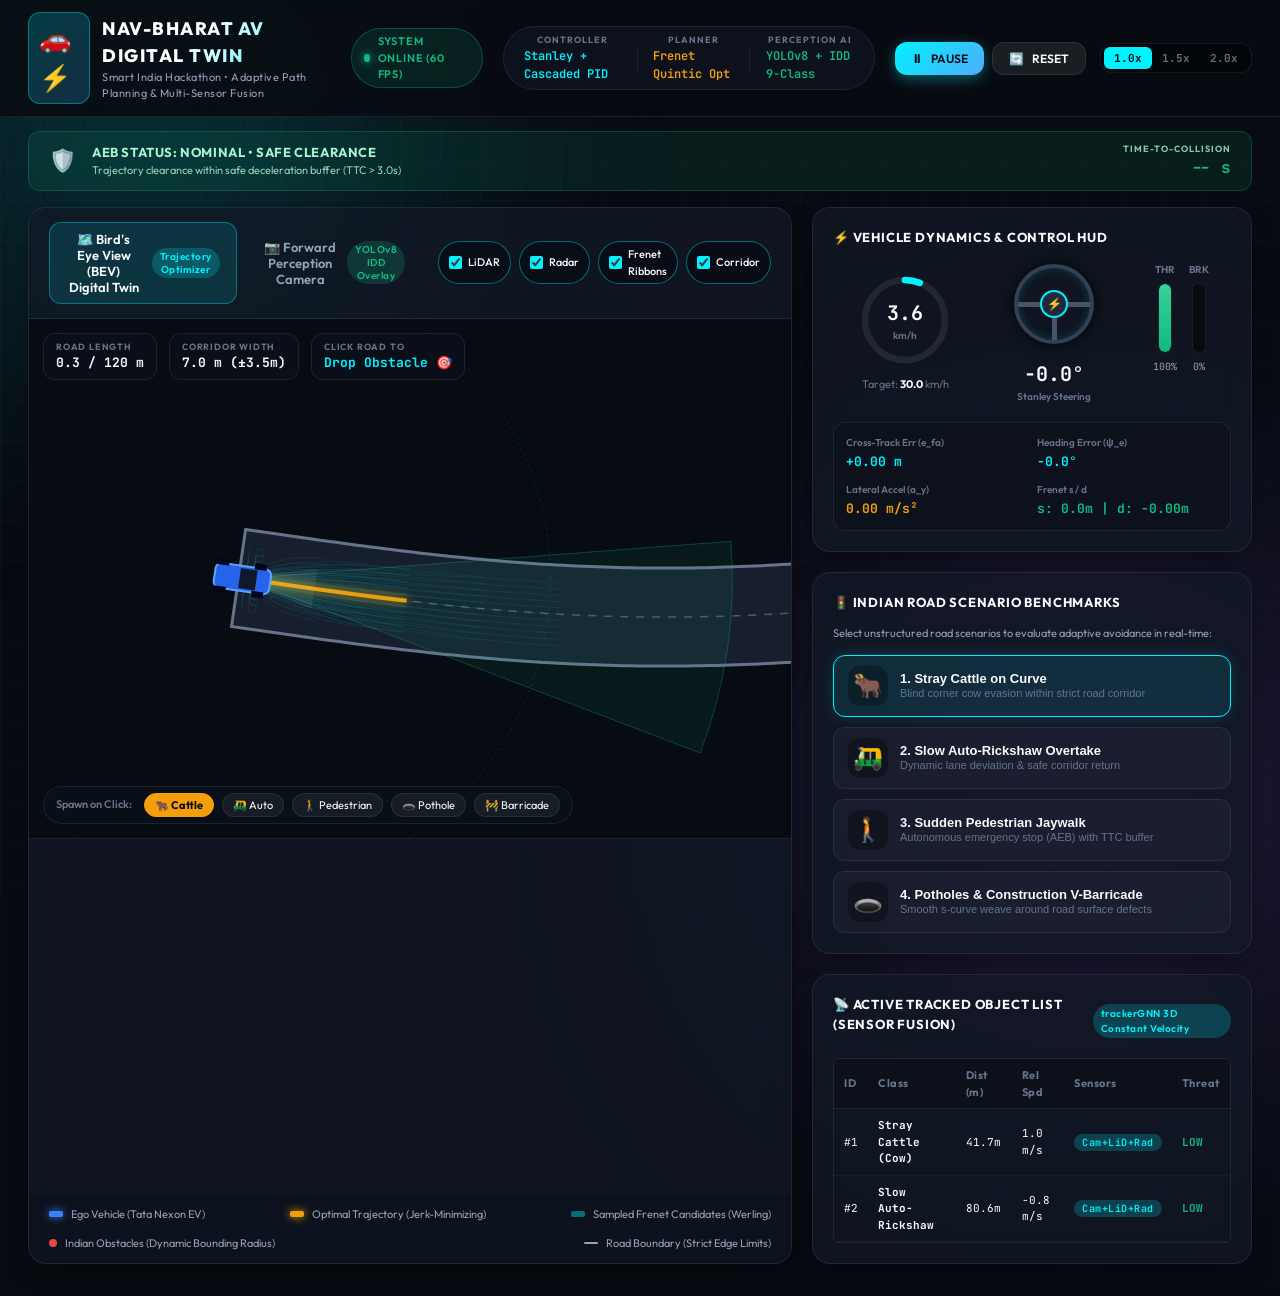
<file: legacy_prototypes/web_app/index.html>
<!DOCTYPE html>
<html lang="en">
<head>
  <meta charset="UTF-8">
  <meta name="viewport" content="width=device-width, initial-scale=1.0">
  <title>SIH AV Mission Control & Digital Twin | Unstructured Indian Road Navigation</title>
  <meta name="description" content="Adaptive Path Planning and Perception Mission Control Dashboard for Autonomous Driving in Unstructured Indian Road Conditions (SIH).">
  <link rel="preconnect" href="https://fonts.googleapis.com">
  <link rel="preconnect" href="https://fonts.gstatic.com" crossorigin>
  <link href="https://fonts.googleapis.com/css2?family=Outfit:wght@300;400;500;600;700;800&family=JetBrains+Mono:wght@400;500;700&display=swap" rel="stylesheet">
  <link rel="stylesheet" href="style.css">
</head>
<body>
  <!-- Background Glow & Grid -->
  <div class="cyber-grid"></div>
  <div class="glow-orb orb-1"></div>
  <div class="glow-orb orb-2"></div>

  <!-- Header Banner -->
  <header class="app-header">
    <div class="header-left">
      <div class="logo-badge">
        <span class="logo-icon">🚗⚡</span>
        <div class="logo-text">
          <h1>NAV-BHARAT AV DIGITAL TWIN</h1>
          <p class="subtitle">Smart India Hackathon • Adaptive Path Planning & Multi-Sensor Fusion</p>
        </div>
      </div>
      <div class="status-pill status-live">
        <span class="live-dot"></span>
        <span>SYSTEM ONLINE (60 FPS)</span>
      </div>
    </div>

    <div class="header-center">
      <div class="quick-metric">
        <span class="metric-label">CONTROLLER</span>
        <span class="metric-val text-cyan">Stanley + Cascaded PID</span>
      </div>
      <div class="metric-divider"></div>
      <div class="quick-metric">
        <span class="metric-label">PLANNER</span>
        <span class="metric-val text-amber">Frenet Quintic Opt</span>
      </div>
      <div class="metric-divider"></div>
      <div class="quick-metric">
        <span class="metric-label">PERCEPTION AI</span>
        <span class="metric-val text-emerald">YOLOv8 + IDD 9-Class</span>
      </div>
    </div>

    <div class="header-right">
      <div class="playback-controls">
        <button id="btn-play-pause" class="btn btn-primary" title="Play or Pause Simulation">
          <span id="play-pause-icon">⏸</span> <span id="play-pause-text">PAUSE</span>
        </button>
        <button id="btn-reset" class="btn btn-secondary" title="Reset Simulation">
          <span>🔄</span> <span>RESET</span>
        </button>
      </div>
      <div class="speed-toggle">
        <button class="btn-speed active" data-speed="1.0">1.0x</button>
        <button class="btn-speed" data-speed="1.5">1.5x</button>
        <button class="btn-speed" data-speed="2.0">2.0x</button>
      </div>
    </div>
  </header>

  <!-- Emergency Braking (AEB) Master Banner -->
  <div id="aeb-alert-banner" class="aeb-banner aeb-safe">
    <div class="aeb-icon">🛡️</div>
    <div class="aeb-message">
      <strong id="aeb-status-text">AEB STATUS: NOMINAL • SAFE CLEARANCE</strong>
      <span id="aeb-subtext">Trajectory clearance within safe deceleration buffer (TTC > 3.0s)</span>
    </div>
    <div class="aeb-ttc">
      <span class="ttc-label">TIME-TO-COLLISION</span>
      <span id="aeb-ttc-val" class="ttc-val">-- s</span>
    </div>
  </div>

  <!-- Main Grid Layout -->
  <main class="dashboard-grid">
    <!-- LEFT PANEL: DUAL VIEWPORTS (BEV Digital Twin & Camera Perception) -->
    <section class="viewport-section glass-card">
      <div class="viewport-header">
        <div class="tab-group">
          <button id="tab-bev" class="tab-btn active" data-tab="bev-view">
            <span>🗺️ Bird's Eye View (BEV) Digital Twin</span>
            <span class="badge badge-accent">Trajectory Optimizer</span>
          </button>
          <button id="tab-camera" class="tab-btn" data-tab="camera-view">
            <span>📷 Forward Perception Camera</span>
            <span class="badge badge-ai">YOLOv8 IDD Overlay</span>
          </button>
        </div>

        <div class="viewport-actions">
          <div class="sensor-toggles">
            <label class="toggle-pill" title="Toggle LiDAR 360 Scan">
              <input type="checkbox" id="toggle-lidar" checked>
              <span>LiDAR</span>
            </label>
            <label class="toggle-pill" title="Toggle Radar Cones">
              <input type="checkbox" id="toggle-radar" checked>
              <span>Radar</span>
            </label>
            <label class="toggle-pill" title="Toggle Frenet Candidate Ribbons">
              <input type="checkbox" id="toggle-candidates" checked>
              <span>Frenet Ribbons</span>
            </label>
            <label class="toggle-pill" title="Toggle Road Boundary Bounds">
              <input type="checkbox" id="toggle-boundaries" checked>
              <span>Corridor</span>
            </label>
          </div>
        </div>
      </div>

      <!-- VIEWPORT 1: BEV CANVAS -->
      <div id="bev-view" class="tab-content active">
        <div class="canvas-container">
          <canvas id="bev-canvas"></canvas>
          <div class="bev-overlay-hud">
            <div class="hud-item">
              <span class="hud-label">ROAD LENGTH</span>
              <span class="hud-value" id="hud-road-progress">0.0 / 120 m</span>
            </div>
            <div class="hud-item">
              <span class="hud-label">CORRIDOR WIDTH</span>
              <span class="hud-value">7.0 m (±3.5m)</span>
            </div>
            <div class="hud-item">
              <span class="hud-label">CLICK ROAD TO</span>
              <span class="hud-value text-accent">Drop Obstacle 🎯</span>
            </div>
          </div>

          <!-- Interactive Obstacle Spawn Tool -->
          <div class="canvas-toolbar">
            <span class="toolbar-label">Spawn on Click:</span>
            <button class="tool-btn active" data-tool="cow" title="Spawn Stray Cattle">🐂 Cattle</button>
            <button class="tool-btn" data-tool="rickshaw" title="Spawn Auto-Rickshaw">🛺 Auto</button>
            <button class="tool-btn" data-tool="pedestrian" title="Spawn Pedestrian">🚶 Pedestrian</button>
            <button class="tool-btn" data-tool="pothole" title="Spawn Pothole Hazard">🕳️ Pothole</button>
            <button class="tool-btn" data-tool="barricade" title="Spawn V-Barricade">🚧 Barricade</button>
          </div>
        </div>
      </div>

      <!-- VIEWPORT 2: FORWARD CAMERA PERCEPTION VIEW -->
      <div id="camera-view" class="tab-content">
        <div class="camera-container">
          <canvas id="camera-canvas"></canvas>
          <div class="camera-ai-hud">
            <div class="ai-chip">
              <span class="ai-dot"></span>
              <span>MODEL: YOLOv8-IDD (ONNX FP16)</span>
            </div>
            <div class="ai-chip">
              <span>LATENCY: 14.8 ms (67 FPS)</span>
            </div>
            <div class="ai-chip">
              <span>DRIVABLE SEGMENTATION: ACTIVE</span>
            </div>
          </div>
          <div class="camera-source-selector">
            <label>Input Feed:</label>
            <select id="camera-feed-select" class="dropdown-select">
              <option value="simulated">Simulated Indian Traffic Corridor (Live AI Sync)</option>
              <option value="webcam">Live Laptop Webcam Feed</option>
              <option value="market">Urban Market / Rickshaw Rush Hour</option>
              <option value="rural">Village Road with Stray Cattle</option>
            </select>
          </div>
        </div>
      </div>

      <!-- Trajectory & Frenet Candidate Legend -->
      <div class="viewport-footer">
        <div class="legend-item">
          <span class="legend-color legend-ego"></span>
          <span>Ego Vehicle (Tata Nexon EV)</span>
        </div>
        <div class="legend-item">
          <span class="legend-color legend-optimal"></span>
          <span>Optimal Trajectory (Jerk-Minimizing)</span>
        </div>
        <div class="legend-item">
          <span class="legend-color legend-candidates"></span>
          <span>Sampled Frenet Candidates (Werling)</span>
        </div>
        <div class="legend-item">
          <span class="legend-color legend-obstacles"></span>
          <span>Indian Obstacles (Dynamic Bounding Radius)</span>
        </div>
        <div class="legend-item">
          <span class="legend-color legend-boundary"></span>
          <span>Road Boundary (Strict Edge Limits)</span>
        </div>
      </div>
    </section>

    <!-- RIGHT PANEL: COCKPIT TELEMETRY, SCENARIO MANAGER & SENSOR FUSION -->
    <aside class="telemetry-panel">
      <!-- 1. DRIVER COCKPIT GAUGES -->
      <div class="cockpit-card glass-card">
        <h3 class="panel-title">
          <span>⚡ VEHICLE DYNAMICS & CONTROL HUD</span>
        </h3>
        
        <div class="gauges-row">
          <!-- Speedometer -->
          <div class="gauge-box">
            <div class="radial-gauge" id="speed-radial">
              <svg viewBox="0 0 120 120" class="gauge-svg">
                <circle cx="60" cy="60" r="48" class="gauge-track"></circle>
                <circle cx="60" cy="60" r="48" class="gauge-fill" id="speed-arc"></circle>
              </svg>
              <div class="gauge-center">
                <span class="gauge-val" id="val-speed">0.0</span>
                <span class="gauge-unit">km/h</span>
              </div>
            </div>
            <span class="gauge-caption">Target: <strong id="val-target-speed">30.0</strong> km/h</span>
          </div>

          <!-- Steering Wheel Indicator -->
          <div class="gauge-box">
            <div class="steering-wheel-wrapper">
              <div class="steering-wheel-disc" id="steering-wheel">
                <div class="steering-rim"></div>
                <div class="steering-spoke horizontal"></div>
                <div class="steering-spoke vertical"></div>
                <div class="steering-hub">⚡</div>
              </div>
            </div>
            <div class="steering-caption">
              <span class="gauge-val" id="val-steer">0.0°</span>
              <span class="gauge-unit">Stanley Steering</span>
            </div>
          </div>

          <!-- Throttle / Brake Pedals -->
          <div class="pedals-box">
            <div class="pedal-bar-wrap">
              <span class="pedal-tag">THR</span>
              <div class="pedal-track">
                <div class="pedal-fill throttle-fill" id="throttle-fill"></div>
              </div>
              <span class="pedal-pct" id="throttle-pct">0%</span>
            </div>
            <div class="pedal-bar-wrap">
              <span class="pedal-tag">BRK</span>
              <div class="pedal-track">
                <div class="pedal-fill brake-fill" id="brake-fill"></div>
              </div>
              <span class="pedal-pct" id="brake-pct">0%</span>
            </div>
          </div>
        </div>

        <!-- Telemetry Data Grid -->
        <div class="telemetry-stats-grid">
          <div class="stat-cell">
            <span class="stat-label">Cross-Track Err (e_fa)</span>
            <span class="stat-value text-cyan" id="stat-cte">0.00 m</span>
          </div>
          <div class="stat-cell">
            <span class="stat-label">Heading Error (ψ_e)</span>
            <span class="stat-value text-cyan" id="stat-yaw-err">0.0°</span>
          </div>
          <div class="stat-cell">
            <span class="stat-label">Lateral Accel (a_y)</span>
            <span class="stat-value text-amber" id="stat-lat-accel">0.02 m/s²</span>
          </div>
          <div class="stat-cell">
            <span class="stat-label">Frenet s / d</span>
            <span class="stat-value text-emerald" id="stat-frenet">s: 0.0m | d: 0.0m</span>
          </div>
        </div>
      </div>

      <!-- 2. SCENARIO SELECTOR (INDIAN ROAD BENCHMARKS) -->
      <div class="scenario-card glass-card">
        <h3 class="panel-title">
          <span>🚦 INDIAN ROAD SCENARIO BENCHMARKS</span>
        </h3>
        <p class="scenario-hint">Select unstructured road scenarios to evaluate adaptive avoidance in real-time:</p>
        
        <div class="scenario-grid">
          <button class="scenario-btn active" data-scenario="cattle">
            <div class="scenario-icon">🐂</div>
            <div class="scenario-info">
              <strong>1. Stray Cattle on Curve</strong>
              <span>Blind corner cow evasion within strict road corridor</span>
            </div>
          </button>

          <button class="scenario-btn" data-scenario="rickshaw">
            <div class="scenario-icon">🛺</div>
            <div class="scenario-info">
              <strong>2. Slow Auto-Rickshaw Overtake</strong>
              <span>Dynamic lane deviation & safe corridor return</span>
            </div>
          </button>

          <button class="scenario-btn" data-scenario="pedestrian">
            <div class="scenario-icon">🚶</div>
            <div class="scenario-info">
              <strong>3. Sudden Pedestrian Jaywalk</strong>
              <span>Autonomous emergency stop (AEB) with TTC buffer</span>
            </div>
          </button>

          <button class="scenario-btn" data-scenario="potholes">
            <div class="scenario-icon">🕳️</div>
            <div class="scenario-info">
              <strong>4. Potholes & Construction V-Barricade</strong>
              <span>Smooth s-curve weave around road surface defects</span>
            </div>
          </button>
        </div>
      </div>

      <!-- 3. MULTI-SENSOR FUSION TRACK TABLE -->
      <div class="fusion-card glass-card">
        <div class="fusion-header">
          <h3 class="panel-title">
            <span>📡 ACTIVE TRACKED OBJECT LIST (SENSOR FUSION)</span>
          </h3>
          <span class="tracker-type badge badge-accent">trackerGNN 3D Constant Velocity</span>
        </div>
        
        <div class="table-container">
          <table class="fusion-table">
            <thead>
              <tr>
                <th>ID</th>
                <th>Class</th>
                <th>Dist (m)</th>
                <th>Rel Spd</th>
                <th>Sensors</th>
                <th>Threat</th>
              </tr>
            </thead>
            <tbody id="fusion-table-body">
              <!-- Dynamically populated via app.js -->
            </tbody>
          </table>
        </div>
      </div>
    </aside>
  </main>

  <!-- Script Modules -->
  <script src="app.js"></script>
</body>
</html>
</file>
<file: legacy_prototypes/web_app/style.css>
/* =============================================================
   NAV-BHARAT AV DIGITAL TWIN & MISSION CONTROL STYLESHEET
   Cyber-Automotive Glassmorphic Aesthetic
   ============================================================= */

:root {
  --bg-deep: #080b11;
  --bg-card: rgba(18, 24, 38, 0.75);
  --bg-card-hover: rgba(28, 36, 56, 0.85);
  --border-subtle: rgba(255, 255, 255, 0.08);
  --border-glow: rgba(0, 242, 254, 0.35);

  --accent-cyan: #00f2fe;
  --accent-blue: #4facfe;
  --accent-amber: #f59e0b;
  --accent-emerald: #10b981;
  --accent-red: #ef4444;
  --accent-purple: #8b5cf6;

  --text-primary: #f8fafc;
  --text-secondary: #94a3b8;
  --text-muted: #64748b;

  --font-sans: 'Outfit', -apple-system, BlinkMacSystemFont, sans-serif;
  --font-mono: 'JetBrains Mono', monospace;

  --radius-sm: 6px;
  --radius-md: 12px;
  --radius-lg: 18px;
  --radius-full: 9999px;
  
  --shadow-card: 0 10px 30px -10px rgba(0, 0, 0, 0.6);
  --shadow-glow: 0 0 25px rgba(0, 242, 254, 0.2);
}

* {
  box-sizing: border-box;
  margin: 0;
  padding: 0;
}

body {
  background-color: var(--bg-deep);
  color: var(--text-primary);
  font-family: var(--font-sans);
  min-height: 100vh;
  overflow-x: hidden;
  position: relative;
  line-height: 1.5;
  -webkit-font-smoothing: antialiased;
}

/* Background Cyber Grid & Radiant Orbs */
.cyber-grid {
  position: fixed;
  top: 0;
  left: 0;
  width: 100vw;
  height: 100vh;
  background-image: 
    linear-gradient(to right, rgba(255, 255, 255, 0.02) 1px, transparent 1px),
    linear-gradient(to bottom, rgba(255, 255, 255, 0.02) 1px, transparent 1px);
  background-size: 40px 40px;
  pointer-events: none;
  z-index: 0;
}

.glow-orb {
  position: fixed;
  border-radius: 50%;
  filter: blur(140px);
  pointer-events: none;
  z-index: 0;
  opacity: 0.35;
}

.orb-1 {
  width: 500px;
  height: 500px;
  background: radial-gradient(circle, var(--accent-cyan), transparent);
  top: -150px;
  left: -100px;
}

.orb-2 {
  width: 600px;
  height: 600px;
  background: radial-gradient(circle, var(--accent-purple), transparent);
  bottom: -200px;
  right: -100px;
}

/* Glassmorphic Common Card */
.glass-card {
  background: var(--bg-card);
  backdrop-filter: blur(16px);
  -webkit-backdrop-filter: blur(16px);
  border: 1px solid var(--border-subtle);
  border-radius: var(--radius-lg);
  box-shadow: var(--shadow-card);
  transition: border-color 0.3s ease, box-shadow 0.3s ease;
  position: relative;
  z-index: 1;
}

.glass-card:hover {
  border-color: rgba(255, 255, 255, 0.15);
}

/* Header Styles */
.app-header {
  position: sticky;
  top: 0;
  z-index: 100;
  background: rgba(8, 11, 17, 0.85);
  backdrop-filter: blur(12px);
  border-bottom: 1px solid var(--border-subtle);
  padding: 12px 28px;
  display: flex;
  align-items: center;
  justify-content: space-between;
  gap: 20px;
}

.header-left {
  display: flex;
  align-items: center;
  gap: 16px;
}

.logo-badge {
  display: flex;
  align-items: center;
  gap: 12px;
}

.logo-icon {
  font-size: 26px;
  background: linear-gradient(135deg, rgba(0, 242, 254, 0.2), rgba(79, 172, 254, 0.2));
  padding: 6px 10px;
  border-radius: var(--radius-md);
  border: 1px solid var(--border-glow);
}

.logo-text h1 {
  font-size: 18px;
  font-weight: 800;
  letter-spacing: 1.5px;
  background: linear-gradient(135deg, #ffffff 40%, var(--accent-cyan));
  -webkit-background-clip: text;
  -webkit-text-fill-color: transparent;
}

.logo-text .subtitle {
  font-size: 11px;
  color: var(--text-secondary);
  letter-spacing: 0.5px;
}

.status-pill {
  display: flex;
  align-items: center;
  gap: 8px;
  padding: 4px 12px;
  border-radius: var(--radius-full);
  font-size: 11px;
  font-weight: 600;
  letter-spacing: 0.8px;
  background: rgba(16, 185, 129, 0.12);
  border: 1px solid rgba(16, 185, 129, 0.3);
  color: var(--accent-emerald);
}

.live-dot {
  width: 8px;
  height: 8px;
  border-radius: 50%;
  background-color: var(--accent-emerald);
  box-shadow: 0 0 10px var(--accent-emerald);
  animation: pulse-dot 1.5s infinite;
}

@keyframes pulse-dot {
  0%, 100% { opacity: 1; transform: scale(1); }
  50% { opacity: 0.4; transform: scale(0.85); }
}

.header-center {
  display: flex;
  align-items: center;
  gap: 16px;
  background: rgba(18, 24, 38, 0.6);
  padding: 6px 20px;
  border-radius: var(--radius-full);
  border: 1px solid var(--border-subtle);
}

.quick-metric {
  display: flex;
  flex-direction: column;
  align-items: center;
}

.metric-label {
  font-size: 9px;
  color: var(--text-muted);
  font-weight: 700;
  letter-spacing: 1px;
}

.metric-val {
  font-size: 12px;
  font-weight: 600;
  font-family: var(--font-mono);
}

.metric-divider {
  width: 1px;
  height: 24px;
  background: var(--border-subtle);
}

.header-right {
  display: flex;
  align-items: center;
  gap: 14px;
}

/* Playback & Action Buttons */
.playback-controls {
  display: flex;
  gap: 8px;
}

.btn {
  display: inline-flex;
  align-items: center;
  gap: 8px;
  padding: 8px 16px;
  border-radius: var(--radius-md);
  font-family: var(--font-sans);
  font-size: 12px;
  font-weight: 600;
  cursor: pointer;
  border: none;
  transition: all 0.2s cubic-bezier(0.16, 1, 0.3, 1);
}

.btn-primary {
  background: linear-gradient(135deg, #00f2fe, #4facfe);
  color: #050b14;
  box-shadow: 0 4px 14px rgba(0, 242, 254, 0.35);
}

.btn-primary:hover {
  transform: translateY(-1px);
  box-shadow: 0 6px 20px rgba(0, 242, 254, 0.5);
}

.btn-secondary {
  background: rgba(255, 255, 255, 0.08);
  color: var(--text-primary);
  border: 1px solid var(--border-subtle);
}

.btn-secondary:hover {
  background: rgba(255, 255, 255, 0.15);
}

.speed-toggle {
  display: flex;
  background: rgba(0, 0, 0, 0.4);
  border-radius: var(--radius-md);
  padding: 3px;
  border: 1px solid var(--border-subtle);
}

.btn-speed {
  background: transparent;
  border: none;
  color: var(--text-muted);
  padding: 4px 10px;
  font-size: 11px;
  font-family: var(--font-mono);
  font-weight: 600;
  border-radius: var(--radius-sm);
  cursor: pointer;
  transition: all 0.2s;
}

.btn-speed.active {
  background: var(--accent-cyan);
  color: #050b14;
  font-weight: 700;
}

/* AEB Master Alert Banner */
.aeb-banner {
  margin: 14px 28px 0;
  padding: 10px 20px;
  border-radius: var(--radius-md);
  display: flex;
  align-items: center;
  justify-content: space-between;
  gap: 16px;
  transition: all 0.3s ease;
  z-index: 2;
  position: relative;
}

.aeb-safe {
  background: rgba(16, 185, 129, 0.1);
  border: 1px solid rgba(16, 185, 129, 0.25);
  color: #a7f3d0;
}

.aeb-caution {
  background: rgba(245, 158, 11, 0.15);
  border: 1px solid rgba(245, 158, 11, 0.4);
  color: #fde68a;
  animation: pulse-border 1.5s infinite;
}

.aeb-danger {
  background: rgba(239, 68, 68, 0.25);
  border: 1px solid rgba(239, 68, 68, 0.7);
  color: #fecaca;
  animation: flash-red 0.6s infinite alternate;
}

@keyframes flash-red {
  0% { box-shadow: 0 0 10px rgba(239, 68, 68, 0.3); }
  100% { box-shadow: 0 0 25px rgba(239, 68, 68, 0.75); }
}

.aeb-icon {
  font-size: 22px;
}

.aeb-message {
  display: flex;
  flex-direction: column;
  flex: 1;
}

.aeb-message strong {
  font-size: 13px;
  letter-spacing: 0.6px;
}

.aeb-message span {
  font-size: 11px;
  opacity: 0.85;
}

.aeb-ttc {
  display: flex;
  flex-direction: column;
  align-items: flex-end;
}

.ttc-label {
  font-size: 9px;
  font-weight: 700;
  letter-spacing: 1px;
  opacity: 0.8;
}

.ttc-val {
  font-family: var(--font-mono);
  font-size: 16px;
  font-weight: 700;
}

/* Dashboard Grid Layout */
.dashboard-grid {
  display: grid;
  grid-template-columns: 1fr 440px;
  gap: 20px;
  padding: 16px 28px 32px;
  position: relative;
  z-index: 1;
}

/* Left Section: Dual Viewports */
.viewport-section {
  display: flex;
  flex-direction: column;
  overflow: hidden;
}

.viewport-header {
  padding: 14px 20px;
  border-bottom: 1px solid var(--border-subtle);
  display: flex;
  align-items: center;
  justify-content: space-between;
  gap: 16px;
}

.tab-group {
  display: flex;
  gap: 10px;
}

.tab-btn {
  display: flex;
  align-items: center;
  gap: 10px;
  padding: 8px 16px;
  background: transparent;
  border: 1px solid transparent;
  color: var(--text-secondary);
  border-radius: var(--radius-md);
  font-family: var(--font-sans);
  font-size: 13px;
  font-weight: 600;
  cursor: pointer;
  transition: all 0.2s ease;
}

.tab-btn:hover {
  color: var(--text-primary);
  background: rgba(255, 255, 255, 0.05);
}

.tab-btn.active {
  background: rgba(0, 242, 254, 0.12);
  border-color: var(--border-glow);
  color: var(--text-primary);
}

.badge {
  font-size: 10px;
  padding: 2px 8px;
  border-radius: var(--radius-full);
  font-weight: 600;
  letter-spacing: 0.5px;
}

.badge-accent {
  background: rgba(0, 242, 254, 0.2);
  color: var(--accent-cyan);
}

.badge-ai {
  background: rgba(16, 185, 129, 0.2);
  color: var(--accent-emerald);
}

.sensor-toggles {
  display: flex;
  gap: 8px;
}

.toggle-pill {
  display: flex;
  align-items: center;
  gap: 6px;
  font-size: 11px;
  font-weight: 500;
  color: var(--text-secondary);
  background: rgba(0, 0, 0, 0.35);
  border: 1px solid var(--border-subtle);
  padding: 4px 10px;
  border-radius: var(--radius-full);
  cursor: pointer;
  user-select: none;
  transition: all 0.2s;
}

.toggle-pill input {
  accent-color: var(--accent-cyan);
  cursor: pointer;
}

.toggle-pill:has(input:checked) {
  border-color: rgba(0, 242, 254, 0.4);
  color: var(--text-primary);
}

/* Tab Content Areas */
.tab-content {
  display: none;
  flex: 1;
  position: relative;
}

.tab-content.active {
  display: flex;
  flex-direction: column;
}

.canvas-container {
  position: relative;
  width: 100%;
  height: 520px;
  background: #090d15;
  border-bottom: 1px solid var(--border-subtle);
  overflow: hidden;
}

#bev-canvas {
  width: 100%;
  height: 100%;
  display: block;
}

.bev-overlay-hud {
  position: absolute;
  top: 14px;
  left: 14px;
  display: flex;
  gap: 12px;
  pointer-events: none;
}

.hud-item {
  background: rgba(11, 16, 26, 0.85);
  backdrop-filter: blur(8px);
  border: 1px solid var(--border-subtle);
  padding: 6px 12px;
  border-radius: var(--radius-md);
  display: flex;
  flex-direction: column;
}

.hud-label {
  font-size: 9px;
  color: var(--text-muted);
  font-weight: 700;
  letter-spacing: 0.8px;
}

.hud-value {
  font-family: var(--font-mono);
  font-size: 13px;
  font-weight: 700;
  color: var(--text-primary);
}

.canvas-toolbar {
  position: absolute;
  bottom: 14px;
  left: 14px;
  display: flex;
  align-items: center;
  gap: 8px;
  background: rgba(11, 16, 26, 0.88);
  backdrop-filter: blur(10px);
  padding: 6px 12px;
  border-radius: var(--radius-full);
  border: 1px solid var(--border-subtle);
}

.toolbar-label {
  font-size: 11px;
  color: var(--text-muted);
  font-weight: 600;
  margin-right: 4px;
}

.tool-btn {
  background: rgba(255, 255, 255, 0.06);
  border: 1px solid var(--border-subtle);
  color: var(--text-primary);
  font-family: var(--font-sans);
  font-size: 11px;
  padding: 4px 10px;
  border-radius: var(--radius-full);
  cursor: pointer;
  transition: all 0.2s;
}

.tool-btn:hover {
  background: rgba(255, 255, 255, 0.15);
}

.tool-btn.active {
  background: var(--accent-amber);
  color: #050b14;
  font-weight: 700;
  border-color: var(--accent-amber);
}

/* Camera Feed Container */
.camera-container {
  position: relative;
  width: 100%;
  height: 520px;
  background: #06090e;
  border-bottom: 1px solid var(--border-subtle);
  display: flex;
  flex-direction: column;
}

#camera-canvas {
  width: 100%;
  height: 100%;
  object-fit: cover;
}

.camera-ai-hud {
  position: absolute;
  top: 14px;
  left: 14px;
  display: flex;
  gap: 10px;
  pointer-events: none;
}

.ai-chip {
  background: rgba(5, 10, 18, 0.85);
  backdrop-filter: blur(8px);
  border: 1px solid rgba(16, 185, 129, 0.4);
  padding: 6px 12px;
  border-radius: var(--radius-full);
  font-size: 11px;
  font-weight: 600;
  color: var(--accent-emerald);
  display: flex;
  align-items: center;
  gap: 8px;
}

.ai-dot {
  width: 6px;
  height: 6px;
  background: var(--accent-emerald);
  border-radius: 50%;
  box-shadow: 0 0 8px var(--accent-emerald);
}

.camera-source-selector {
  position: absolute;
  bottom: 14px;
  left: 14px;
  background: rgba(11, 16, 26, 0.9);
  padding: 8px 14px;
  border-radius: var(--radius-md);
  border: 1px solid var(--border-subtle);
  display: flex;
  align-items: center;
  gap: 10px;
}

.camera-source-selector label {
  font-size: 11px;
  color: var(--text-muted);
  font-weight: 600;
}

.dropdown-select {
  background: rgba(255, 255, 255, 0.08);
  border: 1px solid var(--border-subtle);
  color: var(--text-primary);
  font-family: var(--font-sans);
  font-size: 12px;
  padding: 6px 10px;
  border-radius: var(--radius-sm);
  outline: none;
  cursor: pointer;
}

/* Viewport Legend */
.viewport-footer {
  padding: 12px 20px;
  display: flex;
  align-items: center;
  justify-content: space-between;
  flex-wrap: wrap;
  gap: 12px;
  background: rgba(11, 16, 26, 0.5);
}

.legend-item {
  display: flex;
  align-items: center;
  gap: 8px;
  font-size: 11px;
  color: var(--text-secondary);
}

.legend-color {
  width: 14px;
  height: 6px;
  border-radius: 2px;
}

.legend-ego { background: #3b82f6; box-shadow: 0 0 8px #3b82f6; }
.legend-optimal { background: #f59e0b; box-shadow: 0 0 8px #f59e0b; }
.legend-candidates { background: rgba(0, 242, 254, 0.4); }
.legend-obstacles { background: #ef4444; border-radius: 50%; width: 8px; height: 8px; }
.legend-boundary { background: #94a3b8; border-top: 2px dashed #94a3b8; height: 0; }

/* Right Panel: Telemetry & Scenarios */
.telemetry-panel {
  display: flex;
  flex-direction: column;
  gap: 20px;
}

.panel-title {
  font-size: 13px;
  font-weight: 700;
  letter-spacing: 0.8px;
  color: var(--text-primary);
  margin-bottom: 12px;
  display: flex;
  align-items: center;
  justify-content: space-between;
}

/* Cockpit Gauges */
.cockpit-card {
  padding: 20px;
}

.gauges-row {
  display: flex;
  align-items: center;
  justify-content: space-around;
  margin-bottom: 18px;
  gap: 10px;
}

.gauge-box {
  display: flex;
  flex-direction: column;
  align-items: center;
}

/* Radial Speedometer */
.radial-gauge {
  width: 100px;
  height: 100px;
  position: relative;
  display: flex;
  align-items: center;
  justify-content: center;
}

.gauge-svg {
  width: 100%;
  height: 100%;
  transform: rotate(-90deg);
}

.gauge-track {
  fill: none;
  stroke: rgba(255, 255, 255, 0.08);
  stroke-width: 8;
}

.gauge-fill {
  fill: none;
  stroke: url(#speedGrad);
  stroke: var(--accent-cyan);
  stroke-width: 8;
  stroke-linecap: round;
  stroke-dasharray: 301.6;
  stroke-dashoffset: 200;
  transition: stroke-dashoffset 0.2s ease;
}

.gauge-center {
  position: absolute;
  display: flex;
  flex-direction: column;
  align-items: center;
}

.gauge-val {
  font-family: var(--font-mono);
  font-size: 20px;
  font-weight: 700;
}

.gauge-unit {
  font-size: 10px;
  color: var(--text-muted);
  font-weight: 600;
}

.gauge-caption {
  font-size: 11px;
  color: var(--text-muted);
  margin-top: 6px;
}

.gauge-caption strong {
  color: var(--text-primary);
}

/* Steering Wheel HUD */
.steering-wheel-wrapper {
  width: 90px;
  height: 90px;
  display: flex;
  align-items: center;
  justify-content: center;
  position: relative;
}

.steering-wheel-disc {
  width: 80px;
  height: 80px;
  border-radius: 50%;
  border: 4px solid #334155;
  box-shadow: 0 0 15px rgba(0, 0, 0, 0.8), inset 0 0 10px rgba(0, 242, 254, 0.2);
  position: relative;
  display: flex;
  align-items: center;
  justify-content: center;
  transition: transform 0.1s linear;
}

.steering-spoke.horizontal {
  position: absolute;
  width: 100%;
  height: 5px;
  background: #475569;
}

.steering-spoke.vertical {
  position: absolute;
  width: 5px;
  height: 50%;
  bottom: 0;
  background: #475569;
}

.steering-hub {
  width: 28px;
  height: 28px;
  border-radius: 50%;
  background: #1e293b;
  border: 2px solid var(--accent-cyan);
  z-index: 2;
  display: flex;
  align-items: center;
  justify-content: center;
  font-size: 12px;
}

.steering-caption {
  display: flex;
  flex-direction: column;
  align-items: center;
  margin-top: 10px;
}

/* Pedals HUD */
.pedals-box {
  display: flex;
  gap: 12px;
  align-items: flex-end;
  height: 100px;
  padding-bottom: 8px;
}

.pedal-bar-wrap {
  display: flex;
  flex-direction: column;
  align-items: center;
  gap: 6px;
}

.pedal-tag {
  font-size: 10px;
  font-weight: 700;
  color: var(--text-muted);
}

.pedal-track {
  width: 14px;
  height: 70px;
  background: rgba(0, 0, 0, 0.5);
  border: 1px solid var(--border-subtle);
  border-radius: var(--radius-sm);
  display: flex;
  flex-direction: column;
  justify-content: flex-end;
  overflow: hidden;
}

.pedal-fill {
  width: 100%;
  border-radius: var(--radius-sm);
  transition: height 0.15s ease;
}

.throttle-fill {
  background: linear-gradient(to top, #10b981, #34d399);
  height: 45%;
}

.brake-fill {
  background: linear-gradient(to top, #ef4444, #f87171);
  height: 0%;
}

.pedal-pct {
  font-size: 10px;
  font-family: var(--font-mono);
  color: var(--text-secondary);
}

/* Telemetry Stats Grid */
.telemetry-stats-grid {
  display: grid;
  grid-template-columns: 1fr 1fr;
  gap: 10px;
  background: rgba(11, 16, 26, 0.6);
  padding: 12px;
  border-radius: var(--radius-md);
  border: 1px solid var(--border-subtle);
}

.stat-cell {
  display: flex;
  flex-direction: column;
}

.stat-label {
  font-size: 10px;
  color: var(--text-muted);
  font-weight: 600;
}

.stat-value {
  font-family: var(--font-mono);
  font-size: 13px;
  font-weight: 700;
  margin-top: 2px;
}

/* Scenario Selector */
.scenario-card {
  padding: 20px;
}

.scenario-hint {
  font-size: 11px;
  color: var(--text-secondary);
  margin-bottom: 14px;
}

.scenario-grid {
  display: grid;
  grid-template-columns: 1fr;
  gap: 10px;
}

.scenario-btn {
  display: flex;
  align-items: center;
  gap: 12px;
  padding: 10px 14px;
  background: rgba(255, 255, 255, 0.03);
  border: 1px solid var(--border-subtle);
  border-radius: var(--radius-md);
  color: var(--text-primary);
  text-align: left;
  cursor: pointer;
  transition: all 0.25s ease;
}

.scenario-btn:hover {
  background: rgba(255, 255, 255, 0.08);
  border-color: rgba(255, 255, 255, 0.2);
  transform: translateX(4px);
}

.scenario-btn.active {
  background: rgba(0, 242, 254, 0.1);
  border-color: var(--accent-cyan);
  box-shadow: 0 0 15px rgba(0, 242, 254, 0.15);
}

.scenario-icon {
  font-size: 24px;
  background: rgba(0, 0, 0, 0.3);
  width: 40px;
  height: 40px;
  display: flex;
  align-items: center;
  justify-content: center;
  border-radius: var(--radius-md);
  flex-shrink: 0;
}

.scenario-info {
  display: flex;
  flex-direction: column;
}

.scenario-info strong {
  font-size: 13px;
  font-weight: 700;
}

.scenario-info span {
  font-size: 11px;
  color: var(--text-muted);
  line-height: 1.3;
}

/* Sensor Fusion Table */
.fusion-card {
  padding: 20px;
}

.fusion-header {
  display: flex;
  align-items: center;
  justify-content: space-between;
  margin-bottom: 12px;
}

.table-container {
  overflow-x: auto;
  border-radius: var(--radius-sm);
  border: 1px solid var(--border-subtle);
}

.fusion-table {
  width: 100%;
  border-collapse: collapse;
  font-size: 11px;
}

.fusion-table th {
  background: rgba(11, 16, 26, 0.85);
  color: var(--text-muted);
  font-weight: 700;
  text-align: left;
  padding: 8px 10px;
  letter-spacing: 0.5px;
  border-bottom: 1px solid var(--border-subtle);
}

.fusion-table td {
  padding: 8px 10px;
  border-bottom: 1px solid rgba(255, 255, 255, 0.04);
  font-family: var(--font-mono);
}

.fusion-table tr:hover {
  background: rgba(255, 255, 255, 0.04);
}

.threat-low {
  color: var(--accent-emerald);
  font-weight: 700;
}

.threat-mod {
  color: var(--accent-amber);
  font-weight: 700;
}

.threat-high {
  color: var(--accent-red);
  font-weight: 700;
  animation: pulse-threat 1s infinite;
}

@keyframes pulse-threat {
  0%, 100% { opacity: 1; }
  50% { opacity: 0.5; }
}

/* Color Helper Classes */
.text-cyan { color: var(--accent-cyan); }
.text-amber { color: var(--accent-amber); }
.text-emerald { color: var(--accent-emerald); }
.text-red { color: var(--accent-red); }
.text-accent { color: var(--accent-cyan); }

/* Responsive Media Queries */
@media (max-width: 1200px) {
  .dashboard-grid {
    grid-template-columns: 1fr;
  }
  .app-header {
    flex-wrap: wrap;
  }
}
</file>
